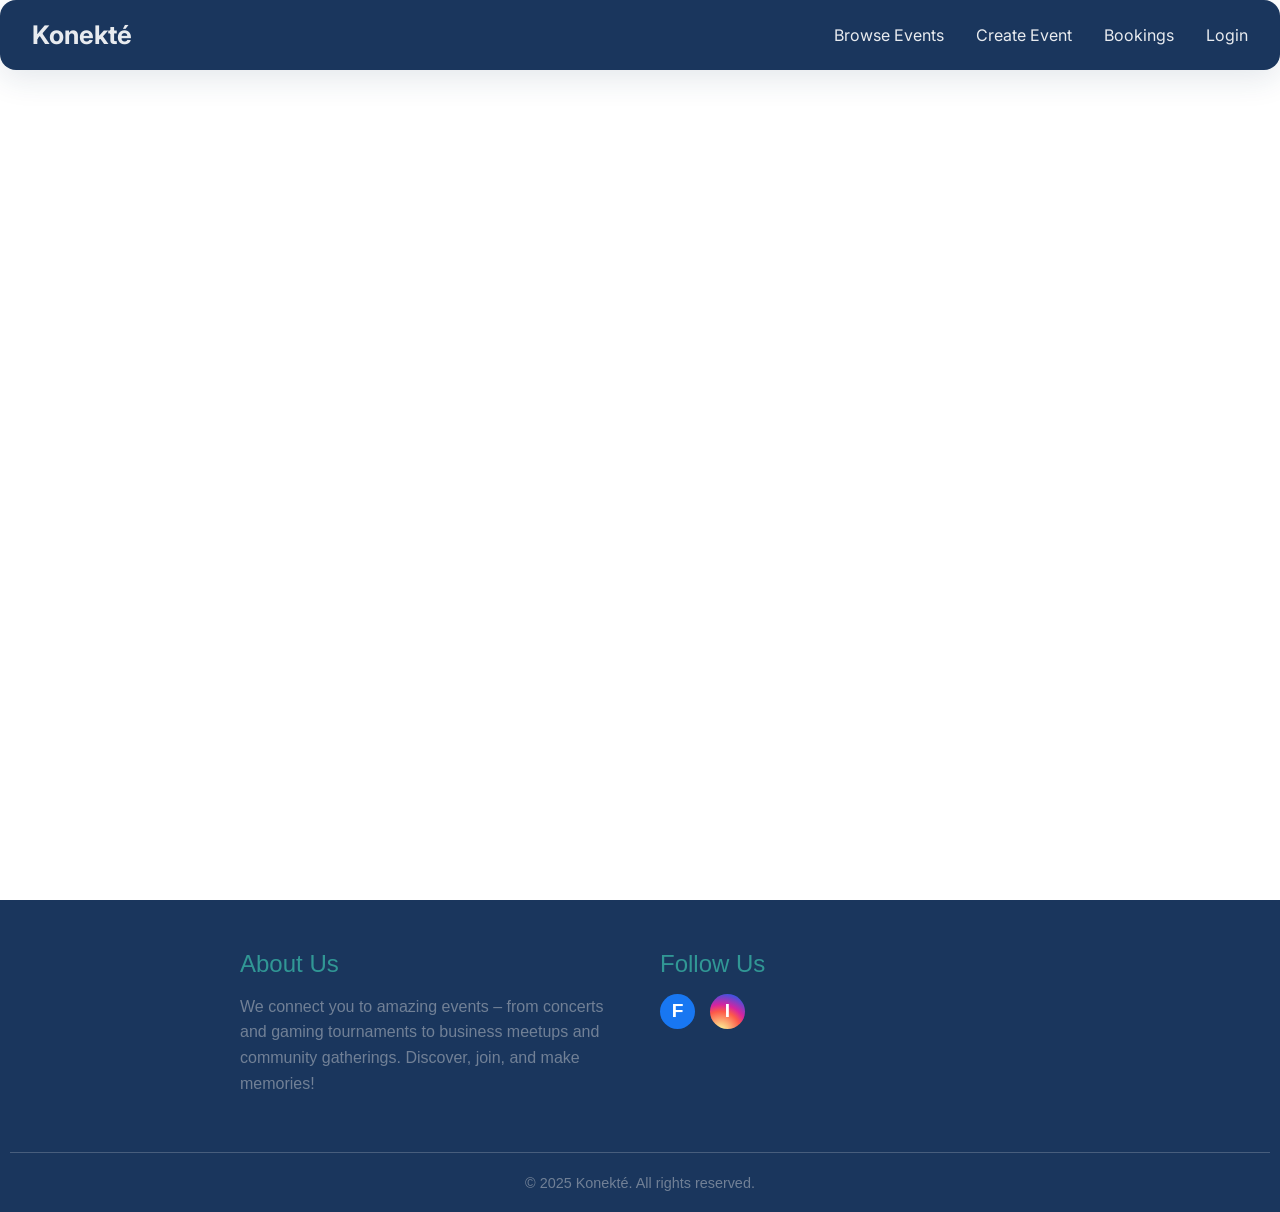
<file: index.html>
<!DOCTYPE html>
<html lang="en">

<head>
  <meta name="viewport" content="width=device-width, initial-scale=1">
  <link href="https://cdn.jsdelivr.net/npm/bootstrap@5.3.3/dist/css/bootstrap.min.css" rel="stylesheet">
  <script src="https://cdn.jsdelivr.net/npm/bootstrap@5.3.3/dist/js/bootstrap.bundle.min.js"></script>
  <link href='https://fonts.googleapis.com/css?family=Inter' rel='stylesheet'>
  <link rel="stylesheet" href="./src/css/konecte.css">
  <title>Konecte</title>
</head>

<body>
  <!-- Navbar -->
  <nav class="fixed-top">
    <div class="website-mockup">
      <div class="header">
        <div class="logo"><a href="index.html">Konekté</a></div>
        <nav class="nav">
          <a href="events.html">Browse Events</a>
          <a href="create.html">Create Event</a>
          <a href="bookings.html">Bookings</a>
          <a href="login.html">Login</a>
        </nav>
        <!-- Hamburger -->
        <div class="hamburger" onclick="toggleMobileMenu()">
          <span></span>
          <span></span>
          <span></span>
        </div>
      </div>
      <div class="mobile-nav" id="mobileNav">
        <a href="events.html">Browse Events</a>
        <a href="create.html">Create Event</a>
        <a href="bookings.html">Bookings</a>
        <a href="login.html">Login</a>
      </div>
    </div>
  </nav>
  <!-- end navbar -->

  <!-- hero -->
  <div class="page-wrapper">

  </div>

  <!-- end hero -->

  <!-- Footer -->
  <footer class="site-footer">
    <div class="footer-container">
      <!-- About Section -->
      <div class="footer-about">
        <h3>About Us</h3>
        <p>We connect you to amazing events – from concerts and gaming tournaments to business meetups and community
          gatherings. Discover, join, and make memories!</p>
      </div>

      <!-- Social Media Section -->
      <div class="footer-social">
        <h3>Follow Us</h3>
        <div class="social-icons">
          <a href="#" aria-label="Facebook" class="social-icon facebook">F</a>
          <a href="#" aria-label="Instagram" class="social-icon instagram">I</a>
        </div>
      </div>
    </div>

    <div class="footer-bottom">
      <p>&copy; 2025 Konekté. All rights reserved.</p>
    </div>
  </footer>

  <!-- external js -->
  <script src="./src/js/script.js"></script>
  <!-- bootstrap -->
  <script src="https://cdn.jsdelivr.net/npm/bootstrap@5.3.3/dist/js/bootstrap.bundle.min.js"></script>

</body>

</html>
</file>
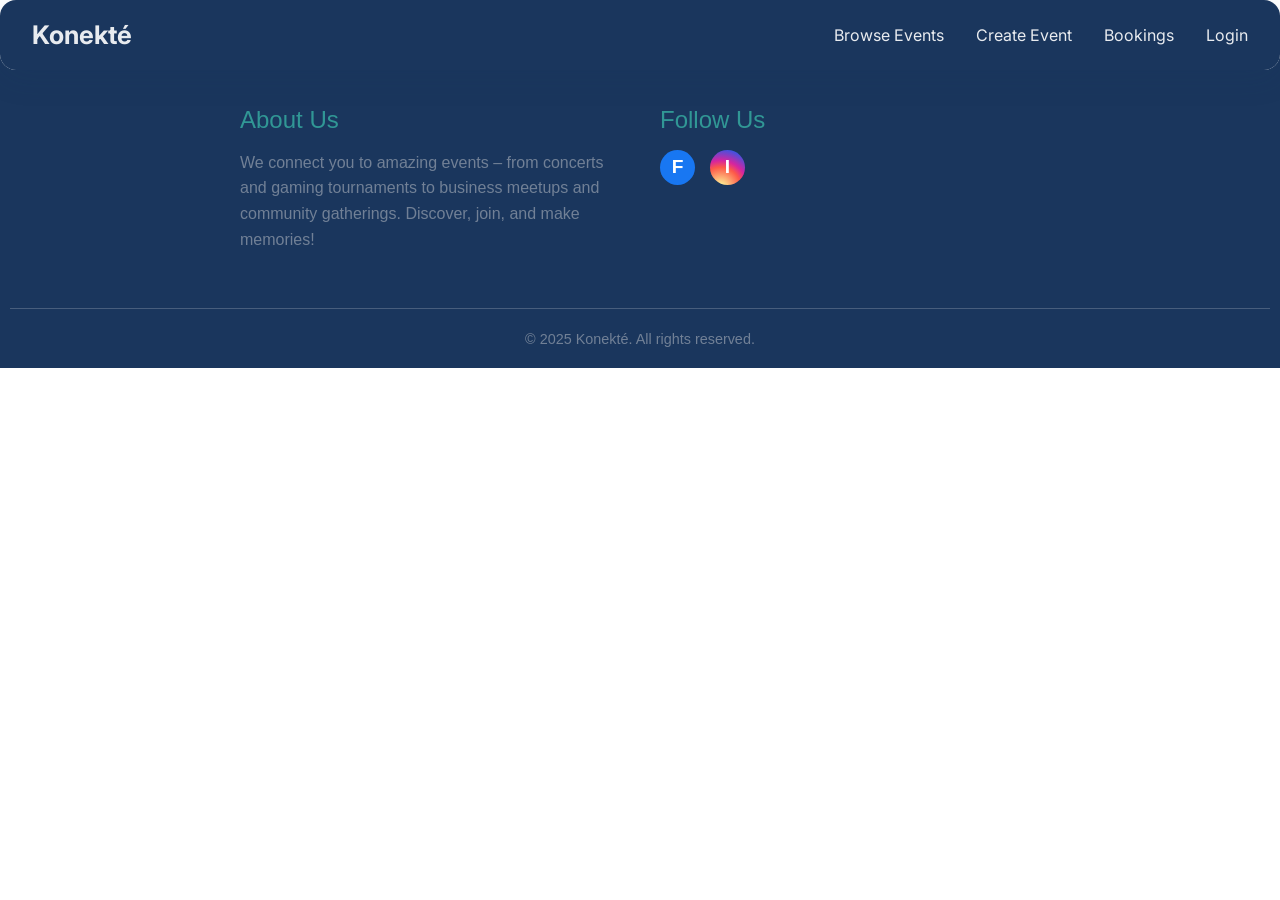
<file: bookings.html>
<!DOCTYPE html>
<html lang="en">

<head>
  <meta name="viewport" content="width=device-width, initial-scale=1">
  <link href="https://cdn.jsdelivr.net/npm/bootstrap@5.3.3/dist/css/bootstrap.min.css" rel="stylesheet">
  <script src="https://cdn.jsdelivr.net/npm/bootstrap@5.3.3/dist/js/bootstrap.bundle.min.js"></script>
  <link href='https://fonts.googleapis.com/css?family=Inter' rel='stylesheet'>
  <link rel="stylesheet" href="./src/css/konecte.css">
  <title>Konecte</title>
</head>

<body>
  <!-- Navbar -->
  <nav class="fixed-top">
    <div class="website-mockup">
      <div class="header">
        <div class="logo"><a href="index.html">Konekté</a></div>
        <nav class="nav">
          <a href="events.html">Browse Events</a>
          <a href="create.html">Create Event</a>
          <a href="bookings.html">Bookings</a>
          <a href="login.html">Login</a>
        </nav>
        <!-- Hamburger -->
        <div class="hamburger" onclick="toggleMobileMenu()">
          <span></span>
          <span></span>
          <span></span>
        </div>
      </div>
      <div class="mobile-nav" id="mobileNav">
        <a href="events.html">Browse Events</a>
        <a href="create.html">Create Event</a>
        <a href="bookings.html">Bookings</a>
        <a href="login.html">Login</a>
      </div>
    </div>
  </nav>
  <!-- end navbar -->

  <div class="bookings-container">

    <h1>CONTENT</h1>

  </div>

  <!-- Footer -->
  <footer class="site-footer">
    <div class="footer-container">
      <!-- About Section -->
      <div class="footer-about">
        <h3>About Us</h3>
        <p>We connect you to amazing events – from concerts and gaming tournaments to business meetups and community
          gatherings. Discover, join, and make memories!</p>
      </div>

      <!-- Social Media Section -->
      <div class="footer-social">
        <h3>Follow Us</h3>
        <div class="social-icons">
          <a href="#" aria-label="Facebook" class="social-icon facebook">F</a>
          <a href="#" aria-label="Instagram" class="social-icon instagram">I</a>
        </div>
      </div>
    </div>

    <div class="footer-bottom">
      <p>&copy; 2025 Konekté. All rights reserved.</p>
    </div>
  </footer>

  <!-- external js -->
  <script src="./src/js/script.js"></script>
  <!-- bootstrap -->
  <script src="https://cdn.jsdelivr.net/npm/bootstrap@5.3.3/dist/js/bootstrap.bundle.min.js"></script>

</body>

</html>
</file>
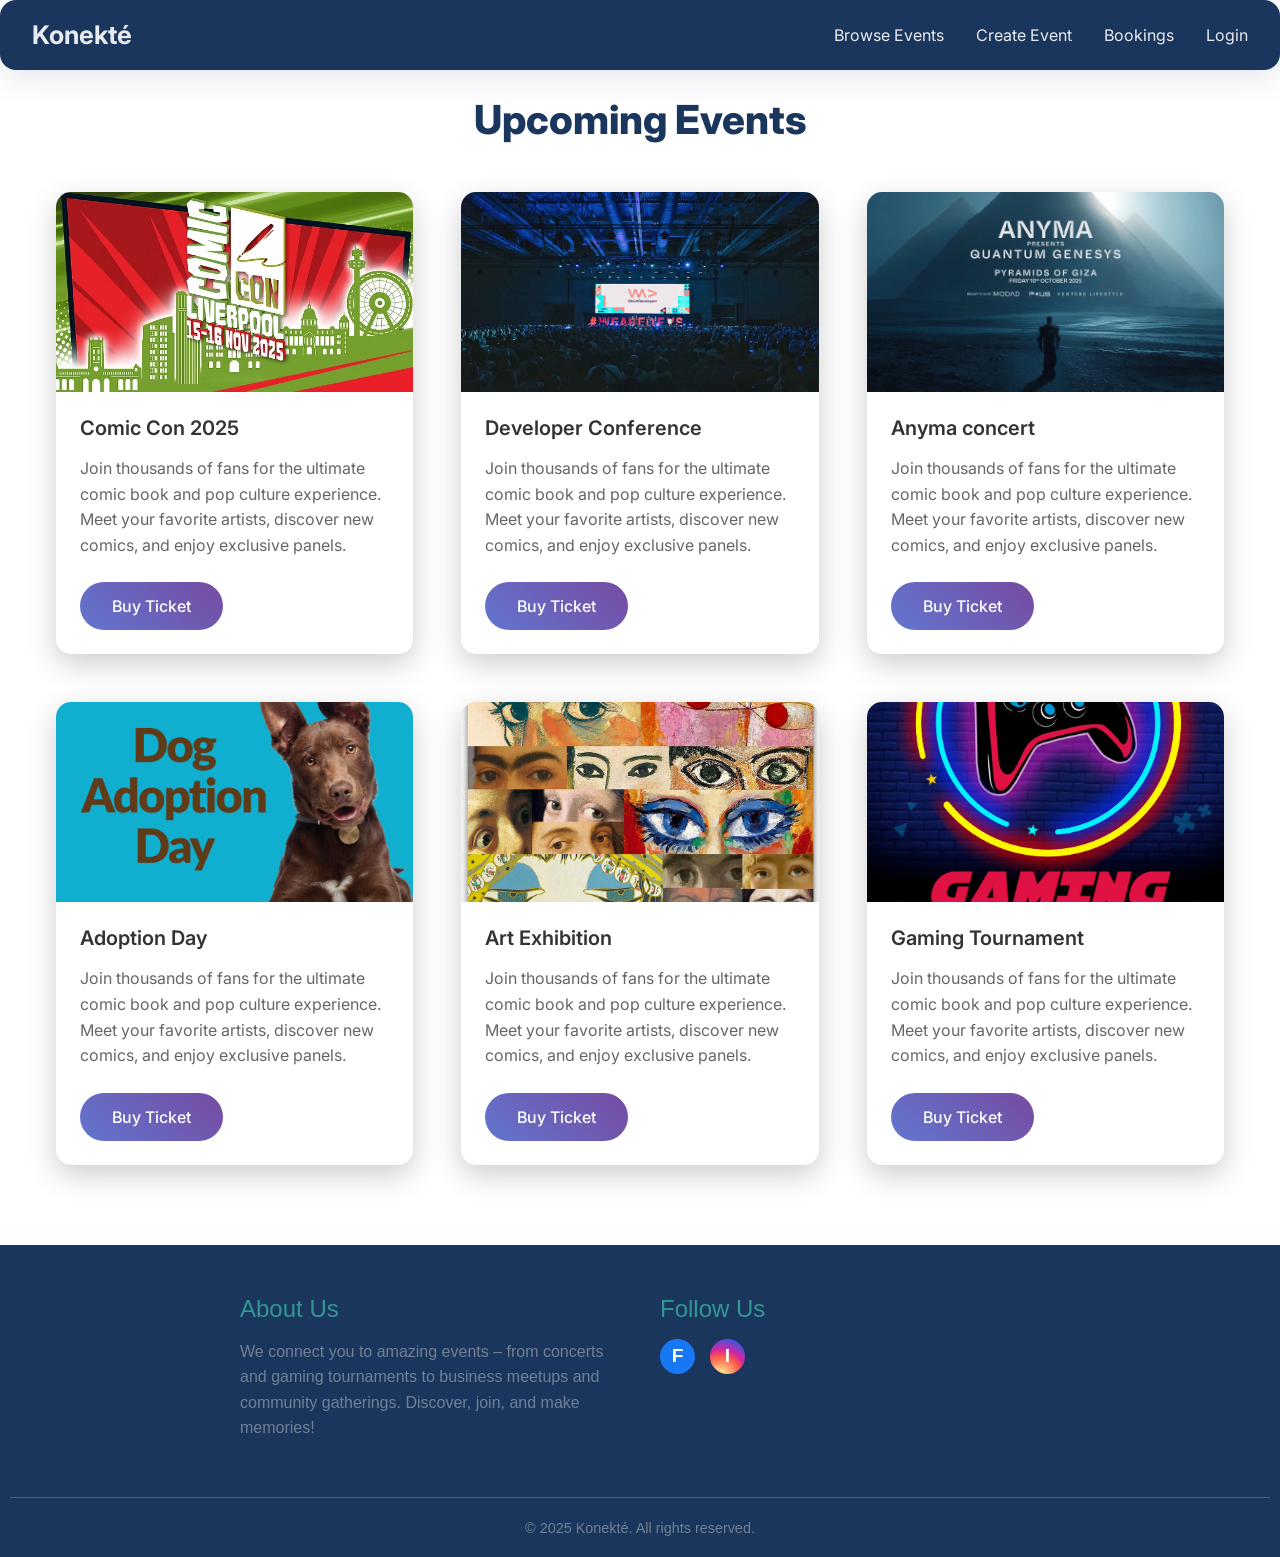
<file: events.html>
<!DOCTYPE html>
<html lang="en">

<head>
  <meta name="viewport" content="width=device-width, initial-scale=1">
  <link href="https://cdn.jsdelivr.net/npm/bootstrap@5.3.3/dist/css/bootstrap.min.css" rel="stylesheet">
  <script src="https://cdn.jsdelivr.net/npm/bootstrap@5.3.3/dist/js/bootstrap.bundle.min.js"></script>
  <link href='https://fonts.googleapis.com/css?family=Inter' rel='stylesheet'>
  <link rel="stylesheet" href="./src/css/konecte.css">
  <title>Konecte</title>
</head>

<body>
  <!-- Navbar -->
  <nav class="fixed-top">
    <div class="website-mockup">
      <div class="header">
        <div class="logo"><a href="index.html">Konekté</a></div>
        <nav class="nav">
          <a href="events.html">Browse Events</a>
          <a href="create.html">Create Event</a>
          <a href="bookings.html">Bookings</a>
          <a href="login.html">Login</a>
        </nav>
        <!-- Hamburger -->
        <div class="hamburger" onclick="toggleMobileMenu()">
          <span></span>
          <span></span>
          <span></span>
        </div>
      </div>
      <div class="mobile-nav" id="mobileNav">
        <a href="events.html">Browse Events</a>
        <a href="create.html">Create Event</a>
        <a href="bookings.html">Bookings</a>
        <a href="login.html">Login</a>
      </div>
    </div>
  </nav>
  <!-- end navbar -->

  <!-- event cards -->

  <div class="events-container">
    <div class="container-fluid">
      <h1 class="section-title">Upcoming Events</h1>

      <!-- Grid Layout -->
      <div class="cards-grid">

        <div class="card event-card">
          <img src="./src/img/comiccon.jpg" class="card-img-top" alt="Comic Con">
          <div class="card-body">
            <h5 class="card-title">Comic Con 2025</h5>
            <p class="card-text">Join thousands of fans for the ultimate comic book and pop culture experience. Meet
              your favorite artists, discover new comics, and enjoy exclusive panels.</p>
            <a href="#" class="btn btn-primary">Buy Ticket</a>
          </div>
        </div>

        <div class="card event-card">
          <img src="./src/img/devcon.jpg" class="card-img-top" alt="Comic Con">
          <div class="card-body">
            <h5 class="card-title">Developer Conference</h5>
            <p class="card-text">Join thousands of fans for the ultimate comic book and pop culture experience. Meet
              your favorite artists, discover new comics, and enjoy exclusive panels.</p>
            <a href="#" class="btn btn-primary">Buy Ticket</a>
          </div>
        </div>

        <div class="card event-card">
          <img src="./src/img/ANYMA.jpg" class="card-img-top" alt="Comic Con">
          <div class="card-body">
            <h5 class="card-title">Anyma concert</h5>
            <p class="card-text">Join thousands of fans for the ultimate comic book and pop culture experience. Meet
              your favorite artists, discover new comics, and enjoy exclusive panels.</p>
            <a href="#" class="btn btn-primary">Buy Ticket</a>
          </div>
        </div>

        <div class="card event-card">
          <img src="./src/img/DogAdopt.jpg" class="card-img-top" alt="Comic Con">
          <div class="card-body">
            <h5 class="card-title">Adoption Day</h5>
            <p class="card-text">Join thousands of fans for the ultimate comic book and pop culture experience. Meet
              your favorite artists, discover new comics, and enjoy exclusive panels.</p>
            <a href="#" class="btn btn-primary">Buy Ticket</a>
          </div>
        </div>

        <div class="card event-card">
          <img src="./src/img/rt.jpg" class="card-img-top" alt="Comic Con">
          <div class="card-body">
            <h5 class="card-title">Art Exhibition</h5>
            <p class="card-text">Join thousands of fans for the ultimate comic book and pop culture experience. Meet
              your favorite artists, discover new comics, and enjoy exclusive panels.</p>
            <a href="#" class="btn btn-primary">Buy Ticket</a>
          </div>
        </div>

        <div class="card event-card">
          <img src="./src/img/gameevent.jpg" class="card-img-top" alt="Comic Con">
          <div class="card-body">
            <h5 class="card-title">Gaming Tournament</h5>
            <p class="card-text">Join thousands of fans for the ultimate comic book and pop culture experience. Meet
              your favorite artists, discover new comics, and enjoy exclusive panels.</p>
            <a href="#" class="btn btn-primary">Buy Ticket</a>
          </div>
        </div>
      </div>
    </div>
  </div>
<!-- end event cards -->
      <br><br>

      <!-- Footer -->
  <footer class="site-footer">
    <div class="footer-container">
      <!-- About Section -->
      <div class="footer-about">
        <h3>About Us</h3>
        <p>We connect you to amazing events – from concerts and gaming tournaments to business meetups and community
          gatherings. Discover, join, and make memories!</p>
      </div>

      <!-- Social Media Section -->
      <div class="footer-social">
        <h3>Follow Us</h3>
        <div class="social-icons">
          <a href="#" aria-label="Facebook" class="social-icon facebook">F</a>
          <a href="#" aria-label="Instagram" class="social-icon instagram">I</a>
        </div>
      </div>
    </div>

    <div class="footer-bottom">
      <p>&copy; 2025 Konekté. All rights reserved.</p>
    </div>
  </footer>

      <!-- external js -->
      <script src="./src/js/script.js"></script>
      <!-- bootstrap -->
      <script src="https://cdn.jsdelivr.net/npm/bootstrap@5.3.3/dist/js/bootstrap.bundle.min.js"></script>

</body>
</html>
</file>
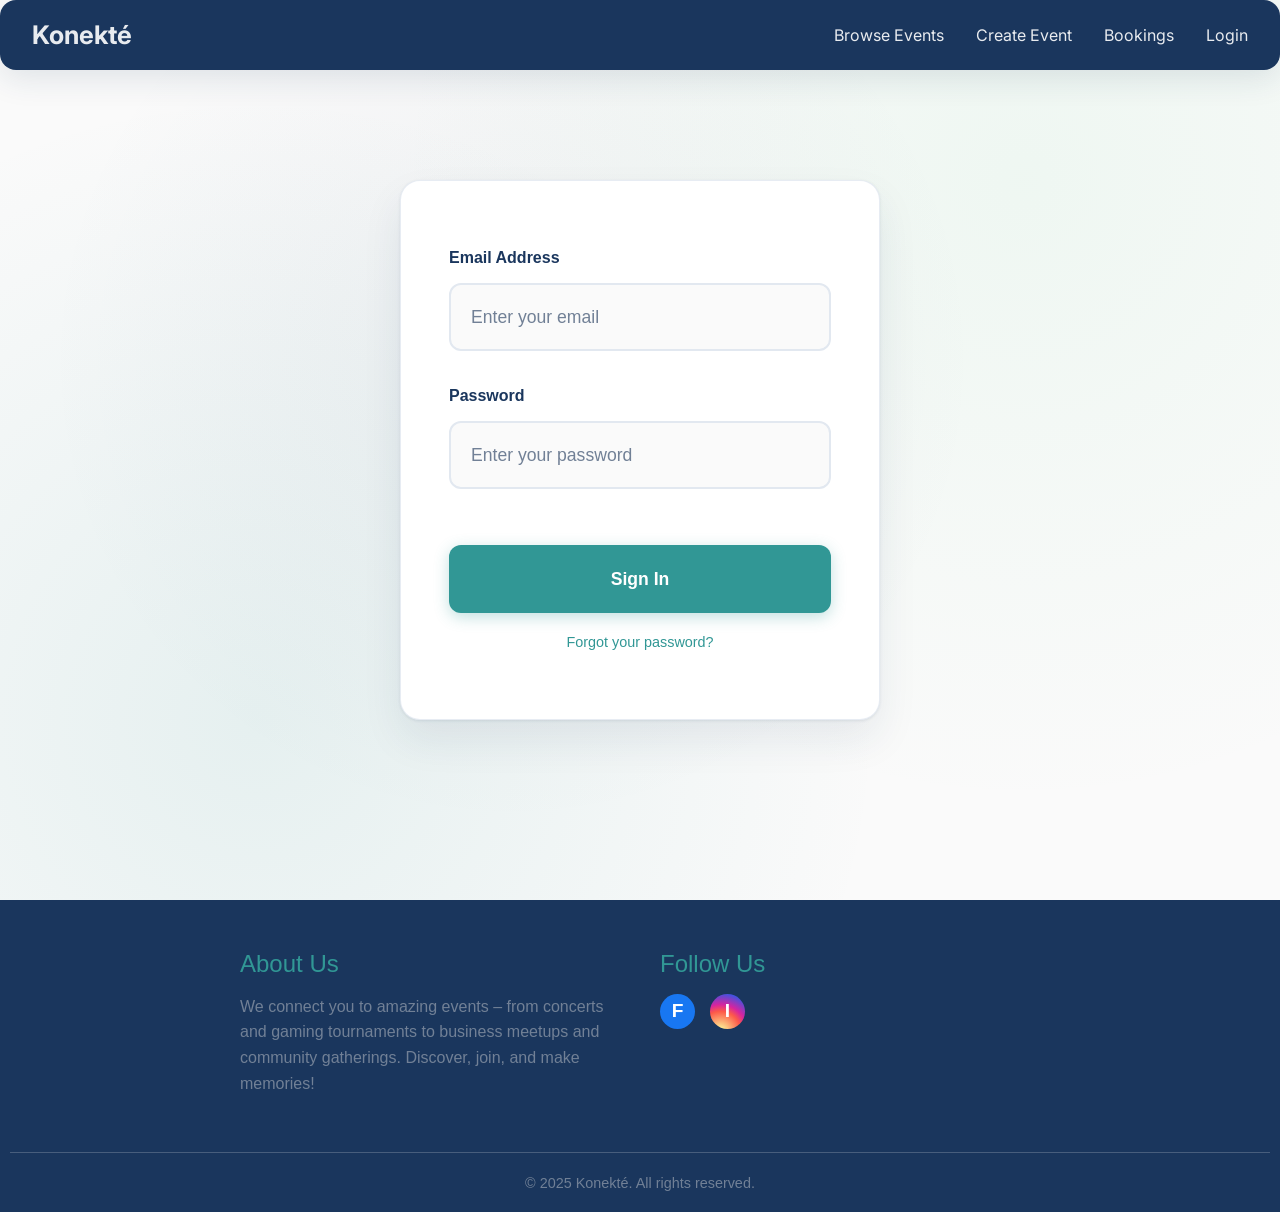
<file: login.html>
<!DOCTYPE html>
<html lang="en">

<head>
    <meta name="viewport" content="width=device-width, initial-scale=1">
    <link href="https://cdn.jsdelivr.net/npm/bootstrap@5.3.7/dist/css/bootstrap.min.css" rel="stylesheet">
    <script defer src="https://cdn.jsdelivr.net/npm/bootstrap@5.3.7/dist/js/bootstrap.bundle.min.js"></script>
    <link href='https://fonts.googleapis.com/css?family=Inter' rel='stylesheet'>
    <link rel="stylesheet" href="./src/css/konecte.css">
    <title>Konecte</title>
</head>

<body>
    <!-- Navbar -->
    <nav class="fixed-top">
        <div class="website-mockup">
            <div class="header">
                <div class="logo"><a href="index.html">Konekté</a></div>
                <nav class="nav">
                    <a href="events.html">Browse Events</a>
                    <a href="create.html">Create Event</a>
                    <a href="bookings.html">Bookings</a>
                    <a href="login.html">Login</a>
                </nav>
                <!-- Hamburger -->
                <div class="hamburger" onclick="toggleMobileMenu()">
                    <span></span>
                    <span></span>
                    <span></span>
                </div>
            </div>
            <div class="mobile-nav" id="mobileNav">
                <a href="events.html">Browse Events</a>
                <a href="create.html">Create Event</a>
                <a href="bookings.html">Bookings</a>
                <a href="login.html">Login</a>
            </div>
        </div>
    </nav>
    <!-- end navbar -->

    <!-- Login form -->
    <div class="form-body">
        <form class="login-form" action="login.php" method="POST">
            <div class="form-group">
                <label class="form-label" for="email">Email Address</label>
                <input type="email" id="email" name="email" class="form-input" placeholder="Enter your email" required>
            </div>

            <div class="form-group">
                <label class="form-label" for="password">Password</label>
                <input type="password" id="password" name="password" class="form-input"
                    placeholder="Enter your password" required>
            </div>

            <button type="submit" class="login-btn">Sign In</button>

            <div class="forgot-password">
                <a href="forgot-password.html">Forgot your password?</a>
            </div>
        </form>
    </div>
    <!-- end form -->

    <!-- Footer -->
  <footer class="site-footer">
    <div class="footer-container">
      <!-- About Section -->
      <div class="footer-about">
        <h3>About Us</h3>
        <p>We connect you to amazing events – from concerts and gaming tournaments to business meetups and community
          gatherings. Discover, join, and make memories!</p>
      </div>

      <!-- Social Media Section -->
      <div class="footer-social">
        <h3>Follow Us</h3>
        <div class="social-icons">
          <a href="#" aria-label="Facebook" class="social-icon facebook">F</a>
          <a href="#" aria-label="Instagram" class="social-icon instagram">I</a>
        </div>
      </div>
    </div>

    <div class="footer-bottom">
      <p>&copy; 2025 Konekté. All rights reserved.</p>
    </div>
  </footer>

    <!-- external js -->
    <script src="./src/js/script.js"></script>
    <!-- bootstrap -->
    <script src="https://cdn.jsdelivr.net/npm/bootstrap@5.3.3/dist/js/bootstrap.bundle.min.js"></script>


</body>

</html>
</file>
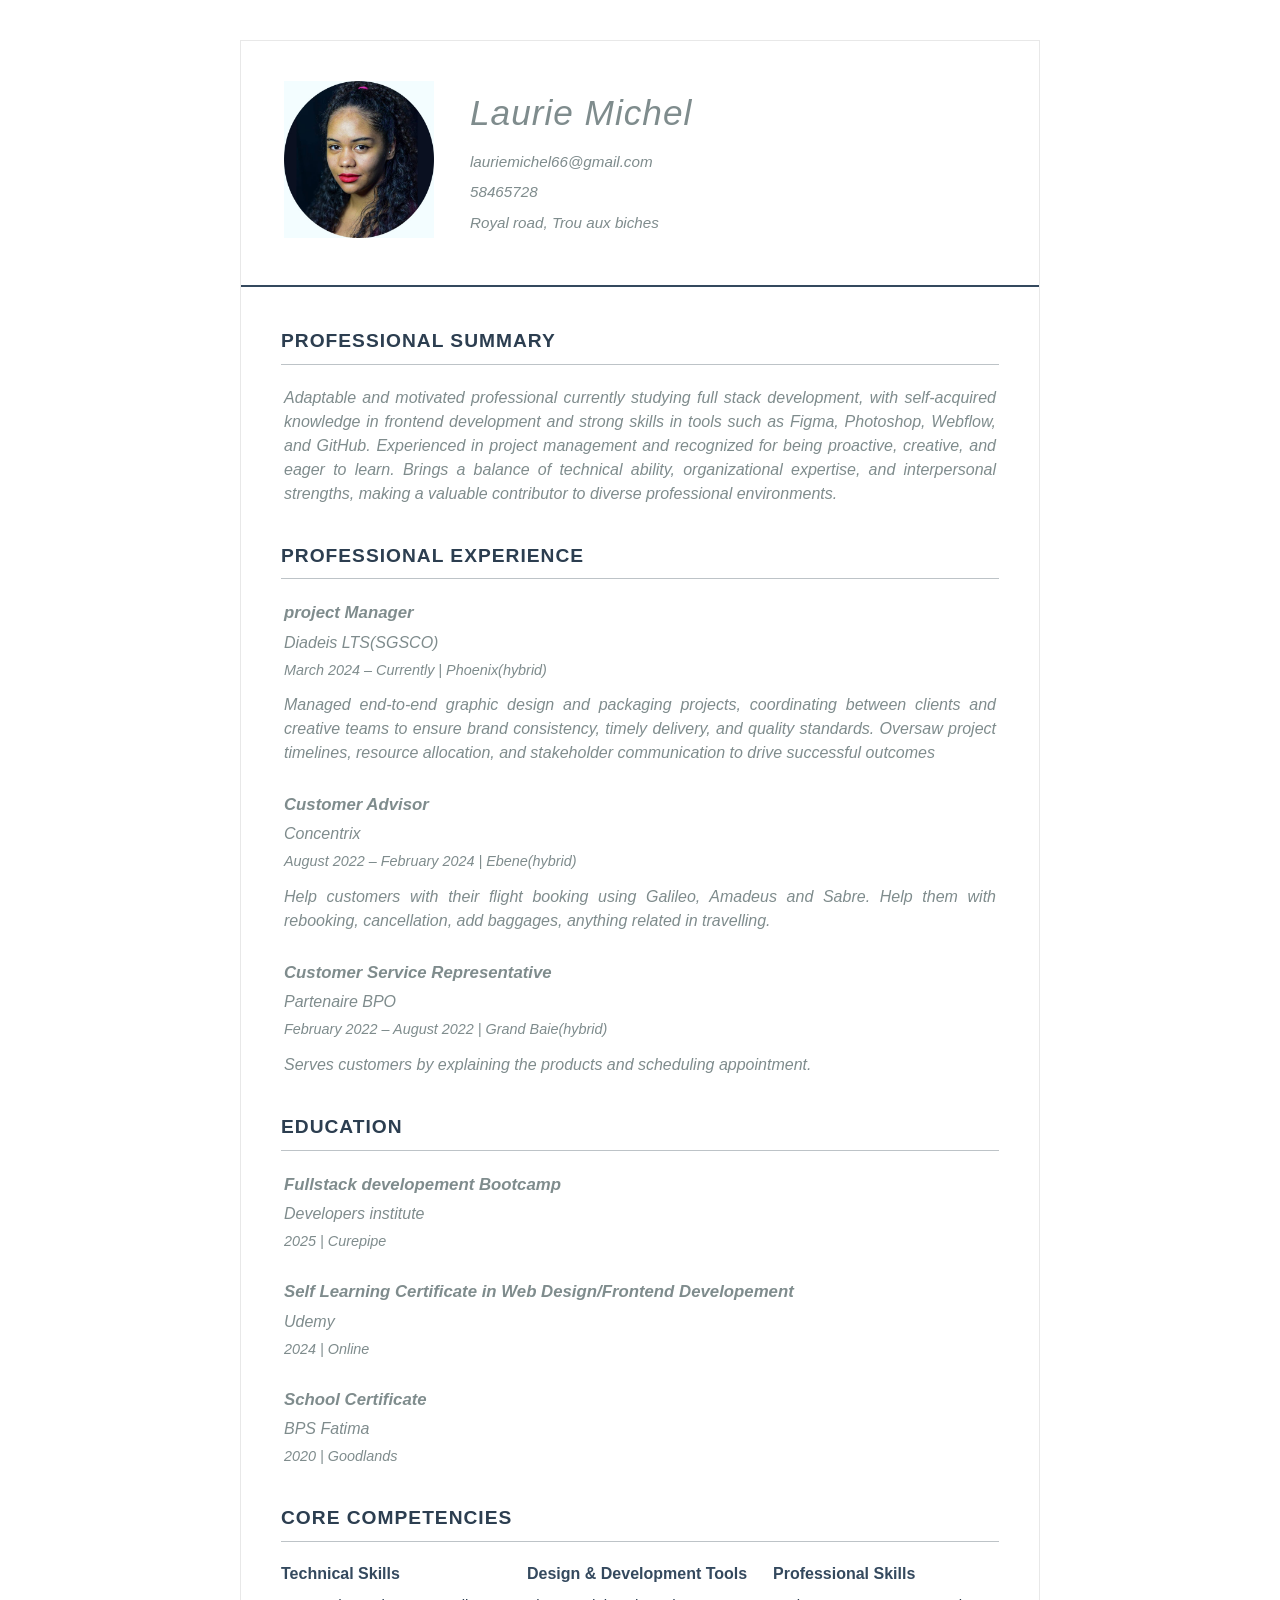
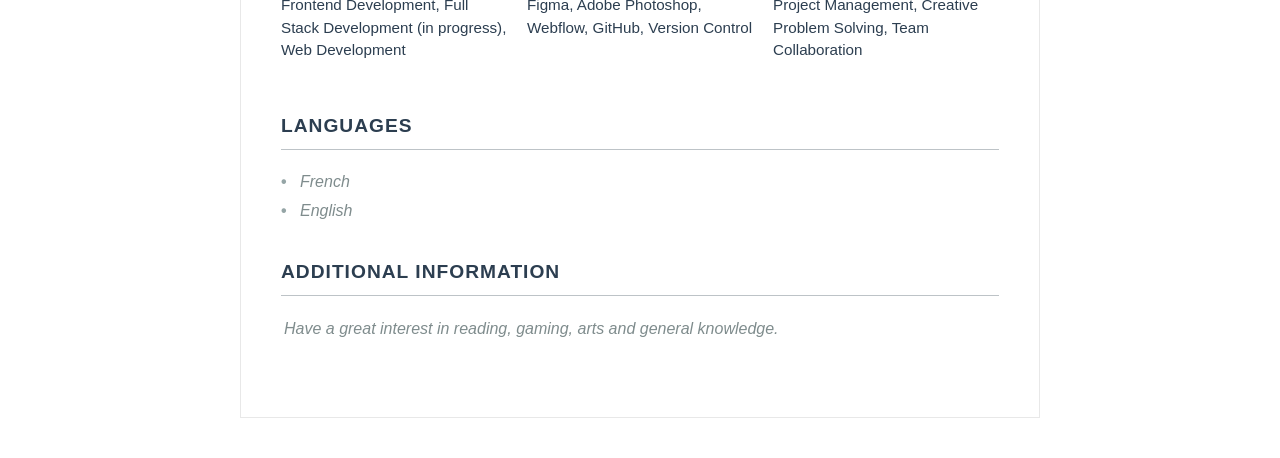
<file: cv/cv.html>
<!DOCTYPE html>
<html lang="en">

<head>
    <meta charset="UTF-8">
    <meta name="viewport" content="width=device-width, initial-scale=1.0">
    <link rel="stylesheet" href="./src/css/cv.css">
    <title>CV</title>
</head>

<body>
    <div class="cv-container">
        <!-- Header Section -->
        <div class="header">
            <div class="profile-photo">
                <span class="placeholder"><img src="./src/img/MeRounded.png"></span>
            </div>
            <div class="header-content">
                <h1 class="name"><span class="placeholder">Laurie Michel</span></h1>
                <div class="contact-info">
                    <div><span class="placeholder">lauriemichel66@gmail.com</span></div>
                    <div><span class="placeholder">58465728</span></div>
                    <div><span class="placeholder">Royal road, Trou aux biches</span></div>
                </div>
            </div>
        </div>

        <!-- Main Content -->
        <div class="main-content">
            <!-- Professional Summary -->
            <div class="section">
                <h2 class="section-title">Professional Summary</h2>
                <p class="description summary placeholder">
                    Adaptable and motivated professional currently studying full stack development, with self-acquired
                    knowledge in frontend development and strong skills in tools such as Figma, Photoshop, Webflow, and
                    GitHub. Experienced in project management and recognized for being proactive, creative, and eager to
                    learn. Brings a balance of technical ability, organizational expertise, and interpersonal strengths,
                    making a valuable contributor to diverse professional environments.
                </p>
            </div>

            <!-- Professional Experience -->
            <div class="section">
                <h2 class="section-title">Professional Experience</h2>

                <div class="experience-item">
                    <h3 class="job-title placeholder">project Manager</h3>
                    <p class="company placeholder">Diadeis LTS(SGSCO)</p>
                    <p class="date-location placeholder">March 2024 – Currently | Phoenix(hybrid)</p>
                    <p class="description placeholder">
                        Managed end-to-end graphic design and packaging projects, coordinating between clients and
                        creative teams to ensure brand consistency, timely delivery, and quality standards. Oversaw
                        project timelines, resource allocation, and stakeholder communication to drive successful
                        outcomes
                    </p>
                </div>

                <div class="experience-item">
                    <h3 class="job-title placeholder">Customer Advisor</h3>
                    <p class="company placeholder">Concentrix</p>
                    <p class="date-location placeholder">August 2022 – February 2024 | Ebene(hybrid)</p>
                    <p class="description placeholder">
                        Help customers with their flight booking using Galileo, Amadeus and Sabre. Help them with
                        rebooking, cancellation, add baggages, anything related in travelling.
                    </p>
                </div>

                <div class="experience-item">
                    <h3 class="job-title placeholder">Customer Service Representative</h3>
                    <p class="company placeholder">Partenaire BPO</p>
                    <p class="date-location placeholder">February 2022 – August 2022 | Grand Baie(hybrid)</p>
                    <p class="description placeholder">
                        Serves customers by explaining the products and scheduling appointment.
                    </p>
                </div>
            </div>

            <!-- Education -->
            <div class="section">
                <h2 class="section-title">Education</h2>

                <div class="education-item">
                    <h3 class="degree placeholder">Fullstack developement Bootcamp</h3>
                    <p class="institution placeholder">Developers institute</p>
                    <p class="date-location placeholder">2025 | Curepipe</p>
                </div>

                <div class="education-item">
                    <h3 class="degree placeholder">Self Learning Certificate in Web Design/Frontend Developement</h3>
                    <p class="institution placeholder">Udemy</p>
                    <p class="date-location placeholder">2024 | Online</p>
                </div>

                <div class="education-item">
                    <h3 class="degree placeholder">School Certificate</h3>
                    <p class="institution placeholder">BPS Fatima</p>
                    <p class="date-location placeholder">2020 | Goodlands</p>
                </div>
            </div>

            <!-- Skills -->
            <div class="section">
                <h2 class="section-title">Core Competencies</h2>
                <div class="skills-section">
                    <div class="skill-category">
                        <div class="skill-category-title">Technical Skills</div>
                        <div class="skill-list">Frontend Development, Full Stack Development (in progress), Web
                            Development</div>
                    </div>
                    <div class="skill-category">
                        <div class="skill-category-title">Design & Development Tools</div>
                        <div class="skill-list">Figma, Adobe Photoshop, Webflow, GitHub, Version Control</div>
                    </div>
                    <div class="skill-category">
                        <div class="skill-category-title">Professional Skills</div>
                        <div class="skill-list">Project Management, Creative Problem Solving, Team Collaboration</div>
                    </div>
                </div>
            </div>

            <!-- Languages -->
            <div class="section">
                <h2 class="section-title">Languages</h2>
                <ul>
                    <li><span class="placeholder">French</span></li>
                    <li><span class="placeholder">English</span></li>
                </ul>
            </div>

            <!-- Additional Information -->
            <div class="section">
                <h2 class="section-title">Additional Information</h2>
                <p class="description placeholder">
                    Have a great interest in reading, gaming, arts and general knowledge.
                </p>
            </div>
        </div>
    </div>
</body>

</html>
</file>
<file: src/css/konecte.css>
body {
    background-color: #FFFFFF;
    font-family: 'Inter';
}

/* navbar */
.website-mockup {
    background: white;
    border-radius: 16px;
    overflow: hidden;
    box-shadow: 0 8px 32px rgba(26, 54, 93, 0.12);
}

.header {
    background: #1a365d;
    color: white;
    padding: 1rem 2rem;
    display: flex;
    justify-content: space-between;
    align-items: center;
}

/* logo */
.logo {
    font-size: 1.6rem;
    font-weight: bold;
}

.logo a {
    color: white;
    text-decoration: none;
    opacity: 0.9;
    transition: opacity 0.2s;
}

.logo a:hover {
    opacity: 1;
}

/* navigation links */
.nav {
    display: flex;
    gap: 2rem;
}

.nav a {
    color: white;
    text-decoration: none;
    opacity: 0.9;
    transition: opacity 0.2s;
}

.nav a:hover {
    opacity: 1;
}

/* Hamburger */

.hamburger {
    display: none;
    flex-direction: column;
    cursor: pointer;
    padding: 0.25rem;
}

.hamburger span {
    width: 24px;
    height: 3px;
    background: white;
    margin: 2px 0;
    transition: all 0.3s ease;
    border-radius: 2px;
}

.hamburger.active span:nth-child(1) {
    transform: rotate(45deg) translate(5px, 5px);
}

.hamburger.active span:nth-child(2) {
    opacity: 0;
}

.hamburger.active span:nth-child(3) {
    transform: rotate(-45deg) translate(7px, -6px);
}

.mobile-nav {
    display: none;
    background: #1a365d;
    border-top: 1px solid rgba(255, 255, 255, 0.1);
}

.mobile-nav.active {
    display: block;
}

.mobile-nav a {
    display: block;
    padding: 1rem 2rem;
    color: white;
    text-decoration: none;
    opacity: 0.9;
    transition: all 0.2s;
    border-bottom: 1px solid rgba(255, 255, 255, 0.05);
}

.mobile-nav a:hover {
    opacity: 1;
    background: rgba(255, 255, 255, 0.05);
}

/* hero */


/* sign in */

.form-body {
    font-family: -apple-system, BlinkMacSystemFont, 'Segoe UI', Roboto, sans-serif;
    background: #fafafa;
    background-image:
        radial-gradient(circle at 20% 80%, rgba(49, 151, 149, 0.1) 0%, transparent 50%),
        radial-gradient(circle at 80% 20%, rgba(104, 211, 145, 0.08) 0%, transparent 50%),
        radial-gradient(circle at 40% 40%, rgba(26, 54, 93, 0.05) 0%, transparent 50%);
    color: #1a365d;
    line-height: 1.6;
    min-height: 100vh;
    display: flex;
    align-items: center;
    justify-content: center;
    padding: 2rem;
    position: relative;
}

.form-body::before {
    content: '';
    position: absolute;
    top: 0;
    left: 0;
    right: 0;
    bottom: 0;
    background-image:
        linear-gradient(45deg, transparent 49%, rgba(113, 128, 150, 0.02) 50%, transparent 51%),
        linear-gradient(-45deg, transparent 49%, rgba(113, 128, 150, 0.02) 50%, transparent 51%);
    background-size: 60px 60px;
    opacity: 0.5;
    z-index: -1;
}

.login-form {
    background: white;
    border-radius: 20px;
    padding: 4rem 3rem;
    box-shadow:
        0 20px 40px rgba(26, 54, 93, 0.08),
        0 1px 3px rgba(26, 54, 93, 0.1);
    width: 100%;
    max-width: 480px;
    border: 1px solid rgba(226, 232, 240, 0.8);
}



.form-group {
    margin-bottom: 2rem;
}

.form-label {
    display: block;
    margin-bottom: 0.75rem;
    font-weight: 600;
    color: #1a365d;
    font-size: 1rem;
}

.form-input {
    width: 100%;
    padding: 1.125rem 1.25rem;
    border: 2px solid #e2e8f0;
    border-radius: 12px;
    font-size: 1.1rem;
    color: #1a365d;
    background: #fafafa;
    transition: all 0.3s ease;
}

.form-input:focus {
    outline: none;
    border-color: #319795;
    background: white;
    box-shadow: 0 0 0 3px rgba(49, 151, 149, 0.1);
}

.form-input::placeholder {
    color: #718096;
}

.login-btn {
    width: 100%;
    background: #319795;
    color: white;
    border: none;
    padding: 1.25rem;
    border-radius: 12px;
    font-size: 1.1rem;
    font-weight: 600;
    cursor: pointer;
    transition: all 0.3s ease;
    margin-top: 1.5rem;
    box-shadow: 0 4px 15px rgba(49, 151, 149, 0.3);
}

.login-btn:hover {
    background: #2c7a7b;
    transform: translateY(-2px);
    box-shadow: 0 8px 25px rgba(49, 151, 149, 0.4);
}

.forgot-password {
    text-align: center;
    margin-top: 1rem;
}

.forgot-password a {
    color: #319795;
    text-decoration: none;
    font-size: 0.9rem;
}

.forgot-password a:hover {
    text-decoration: underline;
}

/* event cards */

.events-container {
    padding: 2rem 0;
    min-height: 100vh;
}

.section-title {
    padding-top: 4rem;
    text-align: center;
    margin-bottom: 3rem;
    color: #1a365d;
    font-weight: 800;
}

/* Card container with responsive grid */
.cards-grid {
    display: grid;
    grid-template-columns: repeat(auto-fit, minmax(300px, 1fr));
    gap: 3rem;
    max-width: 1200px;
    margin: 0 auto;
    padding: 0 1rem;
}

/* card styling */
.event-card {
    background: white;
    border-radius: 15px;
    overflow: hidden;
    box-shadow: 0 10px 30px rgba(0, 0, 0, 0.2);
    transition: all 0.3s ease;
    border: none;
    height: 100%;
    /* Ensures all cards have equal height */
    display: flex;
    flex-direction: column;
}

.event-card:hover {
    transform: translateY(-10px);
    box-shadow: 0 20px 40px rgba(0, 0, 0, 0.3);
}

/* Image styling */
.event-card .card-img-top {
    height: 200px;
    object-fit: cover;
    transition: transform 0.3s ease;
}

.event-card:hover .card-img-top {
    transform: scale(1.05);
}

/* Card body styling */
.event-card .card-body {
    padding: 1.5rem;
    flex-grow: 1;
    display: flex;
    flex-direction: column;
}

.event-card .card-title {
    color: #333;
    font-weight: 600;
    margin-bottom: 1rem;
    font-size: 1.25rem;
}

.event-card .card-text {
    color: #666;
    line-height: 1.6;
    margin-bottom: 1.5rem;
    flex-grow: 1;
}

/*button styling */
.event-card .btn {
    background: linear-gradient(45deg, #6276cf, #764ba2);
    border: none;
    border-radius: 25px;
    padding: 0.75rem 2rem;
    font-weight: 500;
    transition: all 0.3s ease;
    align-self: flex-start;
}

.event-card .btn:hover {
    background: linear-gradient(45deg, #764ba2, #667eea);
    transform: translateY(-2px);
    box-shadow: 0 5px 15px rgba(102, 126, 234, 0.4);
}

/* footer */

.page-wrapper {
  min-height: 100vh;       /* Full viewport height */
  display: flex;
  flex-direction: column;
}

/* Main content grows to take available space */
.content {
  flex: 1;
}

/* Footer styles (from previous example) */
.site-footer {
  background-color: #1a365d;
  color: #fafafa;
  padding: 50px 10px 1px;
  font-family: 'Poppins', sans-serif;
}

.footer-container {
  max-width: 800px;
  margin: 0 auto;
  display: flex;
  flex-wrap: wrap;
  justify-content: space-between;
  gap: 40px;
}

.footer-about, .footer-social {
  flex: 1 1 300px;
}

.footer-about h3, .footer-social h3 {
  color: #319795;
  font-size: 1.5rem;
  margin-bottom: 15px;
}

.footer-about p {
  color: #718096;
  line-height: 1.6;
}

.social-icons {
  display: flex;
  gap: 15px;
  margin-top: 10px;
}

.social-icon {
    display: inline-flex;
    align-items: center;
    justify-content: center;
    width: 35px;
    height: 35px;
    border-radius: 50%;
    color: #fff;
    text-decoration: none;
    font-size: 1.2rem;
    font-weight: bold;
    transition: all 0.3s ease;
}

.social-icon.facebook {
    background-color: #1877F2; /* Facebook Blue */
}

.social-icon.instagram {
    background: radial-gradient(circle at 30% 107%, #fdf497 0%, #fdf497 5%, #fd5949 45%, #d6249f 60%, #285AEB 90%);
}

.social-icon:hover {
    transform: scale(1.1);
}
.footer-bottom {
  text-align: center;
  margin-top: 40px;
  border-top: 1px solid rgba(255,255,255,0.2);
  padding-top: 20px;
  color: #718096;
  font-size: 0.9rem;
}

/* Responsive adjustments */

/* navbar */

@media (max-width: 768px) {
    .header {
        justify-content: space-between;
    }

    .nav {
        display: none;
        /* This hides the desktop nav links */
    }

    .hamburger {
        display: flex;
        /* This shows the hamburger */
    }


    .cta-buttons {
        flex-direction: column;
        align-items: center;
    }
}

/* cards */

@media (max-width: 768px) {
    .cards-grid {
        grid-template-columns: 1fr;
        gap: 2rem;
        padding: 0 0.5rem;
    }

    .event-card {
        max-width: 100%;
    }

    .section-title {
        font-size: 2rem;
        margin-bottom: 2rem;
    }
}

@media (max-width: 480px) {
    .event-card .card-img-top {
        height: 180px;
    }

    .event-card .card-body {
        padding: 1rem;
    }
}

/* log in form */

@media (max-width: 768px) {
    .header {
        justify-content: space-between;
    }

    .nav {
        display: none;
    }

    .hamburger {
        display: flex;
    }
}

/* footer */
@media (max-width: 768px) {
  .site-footer {
    padding: 20px 15px 15px; /* less padding */
    text-align: center;
  }

  .footer-container {
    gap: 15px; /* smaller gap between About and Social sections */
  }

  .footer-about h3, .footer-social h3 {
    font-size: 1.1rem; /* slightly smaller headings */
    margin-bottom: 8px; /* tighter spacing under headings */
  }

  .footer-about p {
    font-size: 0.85rem; /* smaller paragraph */
    line-height: 1.3;   /* tighter line height */
    margin-bottom: 10px;
  }

  .social-icons {
    gap: 8px; /* closer social icons */
    text-align: center;
    justify-content: center;
  }

  .social-icon {
    width: 30px;
    height: 30px;
    font-size: 0.8rem;
  }

  .footer-bottom {
    margin-top: 15px; /* smaller gap above bottom text */
    padding-top: 5px;
    font-size: 0.75rem;
  }
}
</file>
<file: cv/src/css/cv.css>
* {
            margin: 0;
            padding: 0;
            box-sizing: border-box;
        }

        body {
            font-family: 'Calibri', 'Helvetica Neue', 'Arial', sans-serif;
            line-height: 1.5;
            color: #2c3e50;
            background-color: #ffffff;
            padding: 40px 20px;
        }

        .cv-container {
            max-width: 800px;
            margin: 0 auto;
            background: white;
            border: 1px solid #e8e8e8;
        }

        .header {
            padding: 40px;
            border-bottom: 2px solid #34495e;
            text-align: center;
            display: flex;
            align-items: center;
            gap: 30px;
        }

        img {
            width: 150px;
        }

        .header-content {
            flex: 1;
            text-align: left;
        }

        .name {
            font-size: 2.2em;
            font-weight: normal;
            color: #2c3e50;
            margin-bottom: 8px;
            letter-spacing: 1px;
        }

        .title {
            font-size: 1.1em;
            color: #7f8c8d;
            margin-bottom: 25px;
        }

        .contact-info {
            font-size: 0.95em;
            color: #34495e;
            line-height: 1.8;
        }

        .contact-info div {
            margin-bottom: 3px;
        }

        .main-content {
            padding: 40px;
        }

        .section {
            margin-bottom: 35px;
        }

        .section-title {
            font-size: 1.2em;
            font-weight: bold;
            color: #2c3e50;
            text-transform: uppercase;
            letter-spacing: 1px;
            border-bottom: 1px solid #bdc3c7;
            padding-bottom: 8px;
            margin-bottom: 20px;
        }

        .experience-item, .education-item {
            margin-bottom: 25px;
        }

        .job-title, .degree {
            font-size: 1.05em;
            font-weight: bold;
            color: #2c3e50;
            margin-bottom: 3px;
        }

        .company, .institution {
            color: #34495e;
            font-weight: normal;
            font-style: italic;
            margin-bottom: 3px;
        }

        .date-location {
            color: #7f8c8d;
            font-size: 0.9em;
            margin-bottom: 10px;
        }

        .description {
            color: #2c3e50;
            text-align: justify;
            margin-bottom: 15px;
        }

        .skills-section {
            display: grid;
            grid-template-columns: repeat(auto-fit, minmax(200px, 1fr));
            gap: 20px;
        }

        .skill-category {
            margin-bottom: 15px;
        }

        .skill-category-title {
            font-weight: bold;
            color: #34495e;
            margin-bottom: 8px;
        }

        .skill-list {
            color: #2c3e50;
            font-size: 0.95em;
        }

        .placeholder {
            color: #7f8c8d;
            font-style: italic;
            padding: 1px 3px;
        }

        ul {
            padding-left: 0;
            list-style: none;
        }

        ul li {
            margin-bottom: 5px;
            color: #2c3e50;
        }

        ul li:before {
            content: "•";
            color: #95a5a6;
            font-weight: bold;
            display: inline-block;
            width: 1em;
            margin-left: 0;
        }

        .summary {
            text-align: justify;
        }

        @media (max-width: 768px) {
            body {
                padding: 20px 10px;
            }
            
            .header, .main-content {
                padding: 25px 20px;
            }
            
            .header {
                flex-direction: column;
                text-align: center;
                gap: 20px;
            }
            
            .header-content {
                text-align: center;
            }
            
            .name {
                font-size: 1.8em;
            }
        }
</file>
